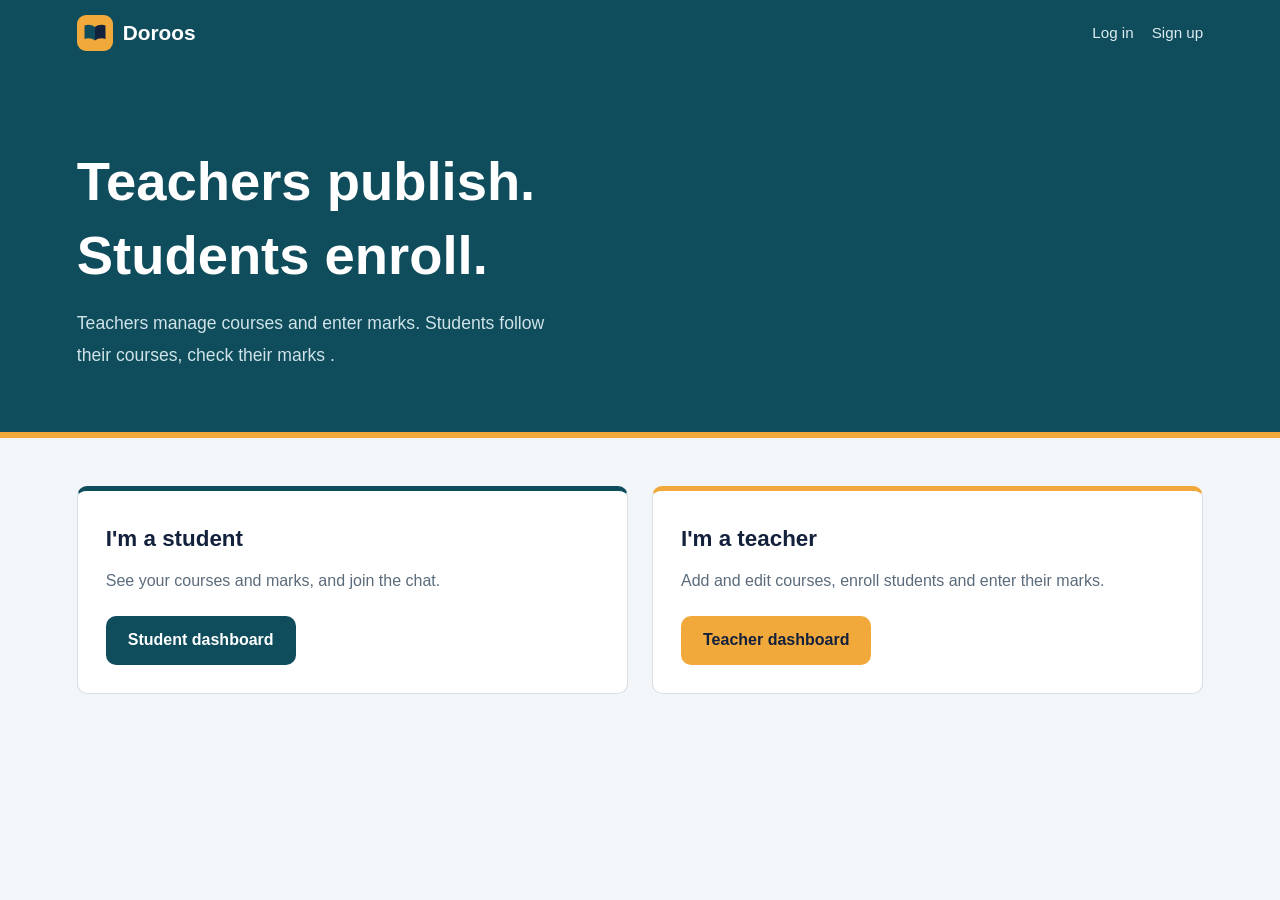
<file: index.html>
<!DOCTYPE html>
<html lang="en" dir="ltr">
<head>
<meta charset="UTF-8">
<meta name="viewport" content="width=device-width, initial-scale=1">
<title>Home | Doroos</title>
<link rel="icon" type="image/svg+xml" href="logo.svg">
<link rel="stylesheet" href="style.css">
</head>
<body>
<header class="topbar">
  <a class="logo" href="index.html"><img src="logo.svg" alt="" width="36" height="36"><span>Doroos</span></a>
  <nav><a href="login.html">Log in</a><a href="register.html">Sign up</a></nav>
</header>
<section class="hero">
  <h1>Teachers publish. Students enroll.</h1>
  <p>Teachers manage courses and enter marks. Students follow their courses, check their marks .</p>
</section>
<main class="roles">
  <section class="role-box student">
    <h2>I'm a student</h2>
    <p>See your courses and marks, and join the chat.</p>
    <a class="btn" href="login.html">Student dashboard</a>
  </section>
  <section class="role-box teacher">
    <h2>I'm a teacher</h2>
    <p>Add and edit courses, enroll students and enter their marks.</p>
    <a class="btn gold" href="login.html">Teacher dashboard</a>
  </section>
  
</main>
</body>
</html>
</file>
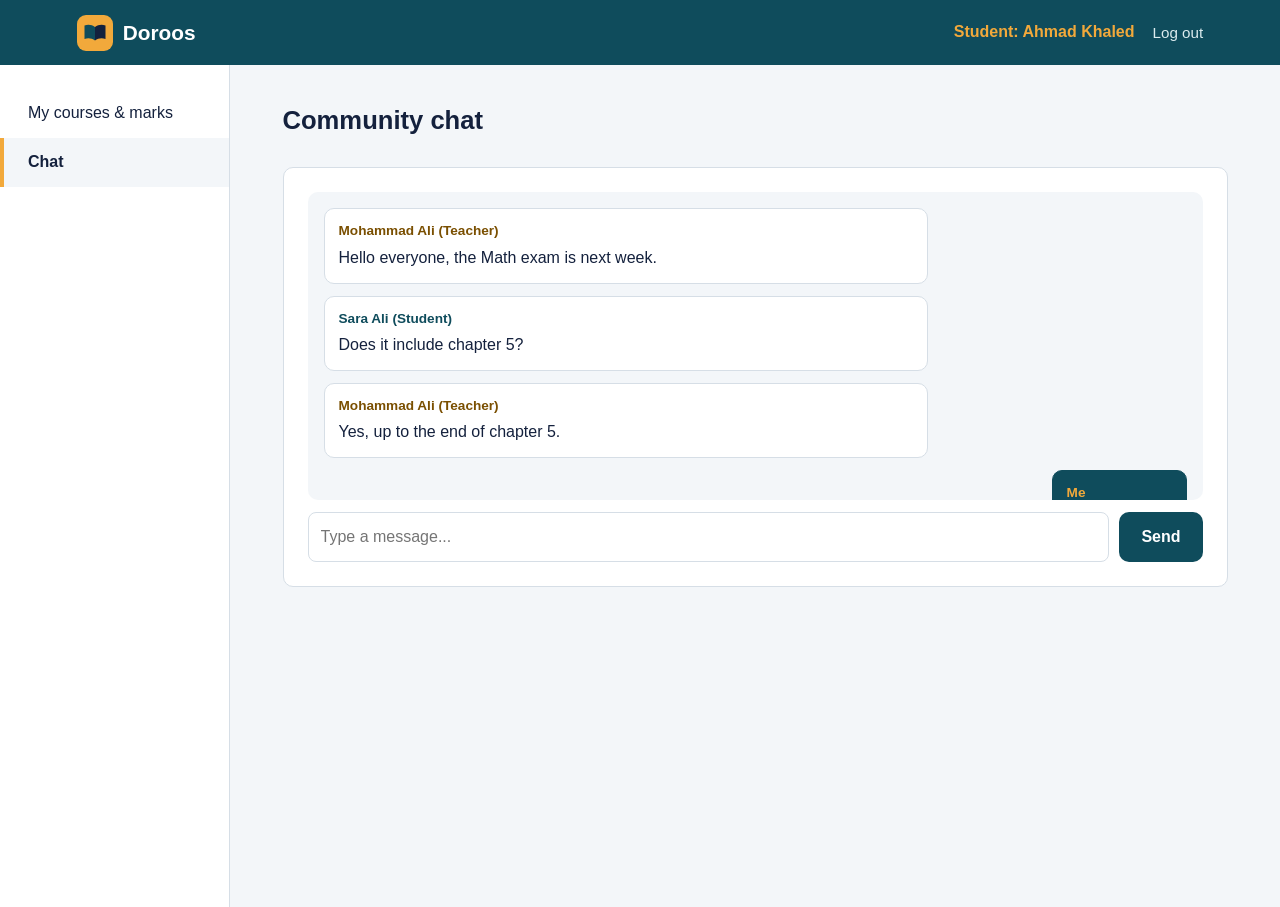
<file: chat-student.html>
<!DOCTYPE html>
<html lang="en" dir="ltr">
<head>
<meta charset="UTF-8">
<meta name="viewport" content="width=device-width, initial-scale=1">
<title>Chat | Doroos</title>
<link rel="icon" type="image/svg+xml" href="logo.svg">
<link rel="stylesheet" href="style.css">
</head>
<body>
<header class="topbar">
  <a class="logo" href="index.html"><img src="logo.svg" alt="" width="36" height="36"><span>Doroos</span></a>
  <nav><span class="who">Student: Ahmad Khaled</span><a href="index.html">Log out</a></nav>
</header>
<div class="layout">
  <aside class="sidebar">
    <a href="student-courses.html">My courses & marks</a>
    <a class="active" href="chat-student.html">Chat</a>
  </aside>
  <main class="content">
    <h1>Community chat</h1>
    <section class="panel chat">
      <div class="chat-log">
        <div class="msg teacher"><b>Mohammad Ali (Teacher)</b>Hello everyone, the Math exam is next week.</div>
        <div class="msg"><b>Sara Ali (Student)</b>Does it include chapter 5?</div>
        <div class="msg teacher"><b>Mohammad Ali (Teacher)</b>Yes, up to the end of chapter 5.</div>
        <div class="msg mine"><b>Me</b>Thank you, sir!</div>
      </div>
      <form class="chat-form" action="#" method="post">
        <label for="m" style="position:absolute;left:-9999px">Your message</label>
        <input id="m" name="message" type="text" placeholder="Type a message..." required>
        <button class="btn" type="submit">Send</button>
      </form>
    </section>
  </main>
</div>
</body>
</html>
</file>
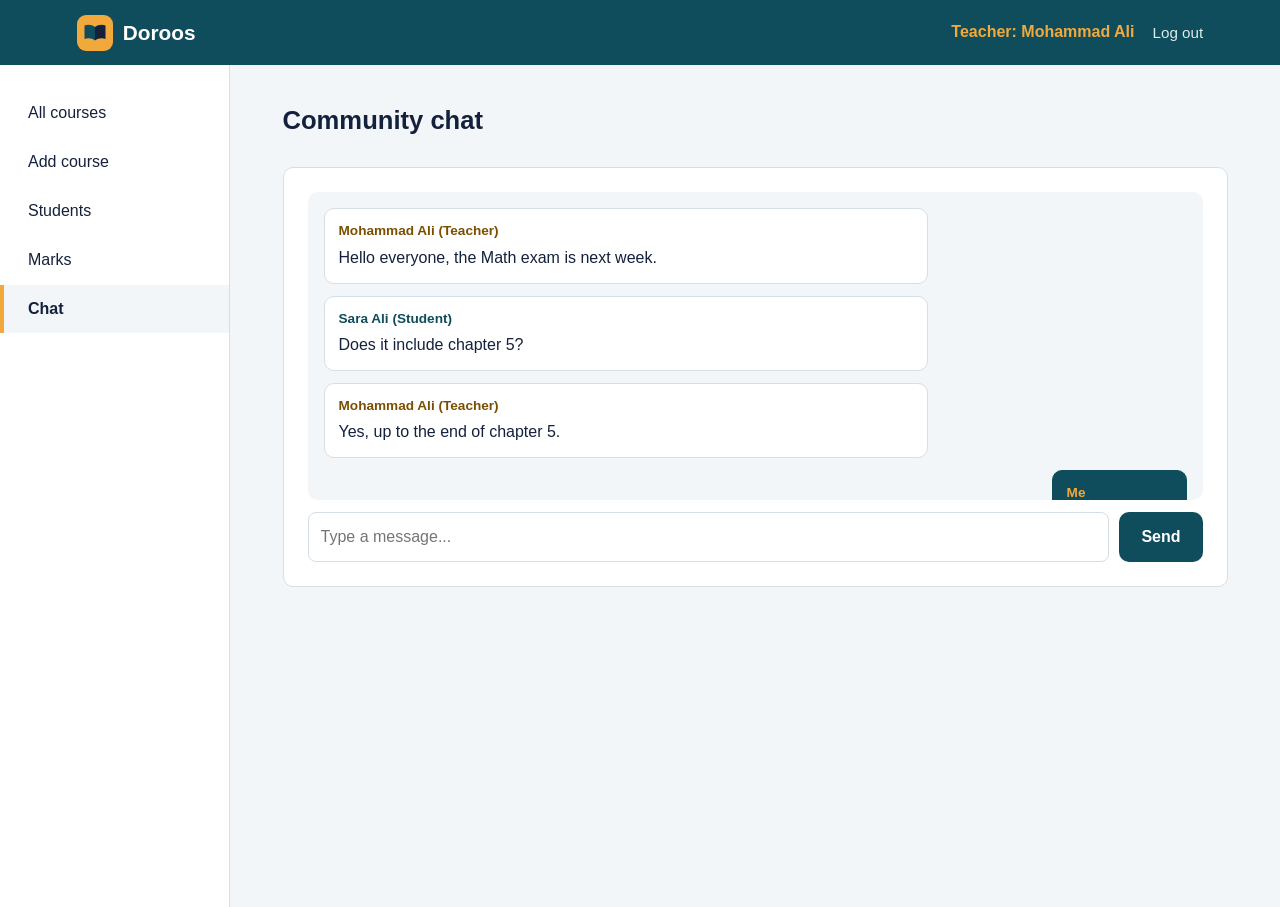
<file: chat-teacher.html>
<!DOCTYPE html>
<html lang="en" dir="ltr">
<head>
<meta charset="UTF-8">
<meta name="viewport" content="width=device-width, initial-scale=1">
<title>Chat | Doroos</title>
<link rel="icon" type="image/svg+xml" href="logo.svg">
<link rel="stylesheet" href="style.css">
</head>
<body>
<header class="topbar">
  <a class="logo" href="index.html"><img src="logo.svg" alt="" width="36" height="36"><span>Doroos</span></a>
  <nav><span class="who">Teacher: Mohammad Ali</span><a href="index.html">Log out</a></nav>
</header>
<div class="layout">
  <aside class="sidebar">
    <a href="teacher-courses.html">All courses</a>
    <a href="course-add.html">Add course</a>
    <a href="teacher-students.html">Students</a>
    <a href="teacher-marks.html">Marks</a>
    <a class="active" href="chat-teacher.html">Chat</a>
  </aside>
  <main class="content">
    <h1>Community chat</h1>
    <section class="panel chat">
      <div class="chat-log">
        <div class="msg teacher"><b>Mohammad Ali (Teacher)</b>Hello everyone, the Math exam is next week.</div>
        <div class="msg"><b>Sara Ali (Student)</b>Does it include chapter 5?</div>
        <div class="msg teacher"><b>Mohammad Ali (Teacher)</b>Yes, up to the end of chapter 5.</div>
        <div class="msg mine"><b>Me</b>Thank you, sir!</div>
      </div>
      <form class="chat-form" action="#" method="post">
        <label for="m" style="position:absolute;left:-9999px">Your message</label>
        <input id="m" name="message" type="text" placeholder="Type a message..." required>
        <button class="btn" type="submit">Send</button>
      </form>
    </section>
  </main>
</div>
</body>
</html>
</file>
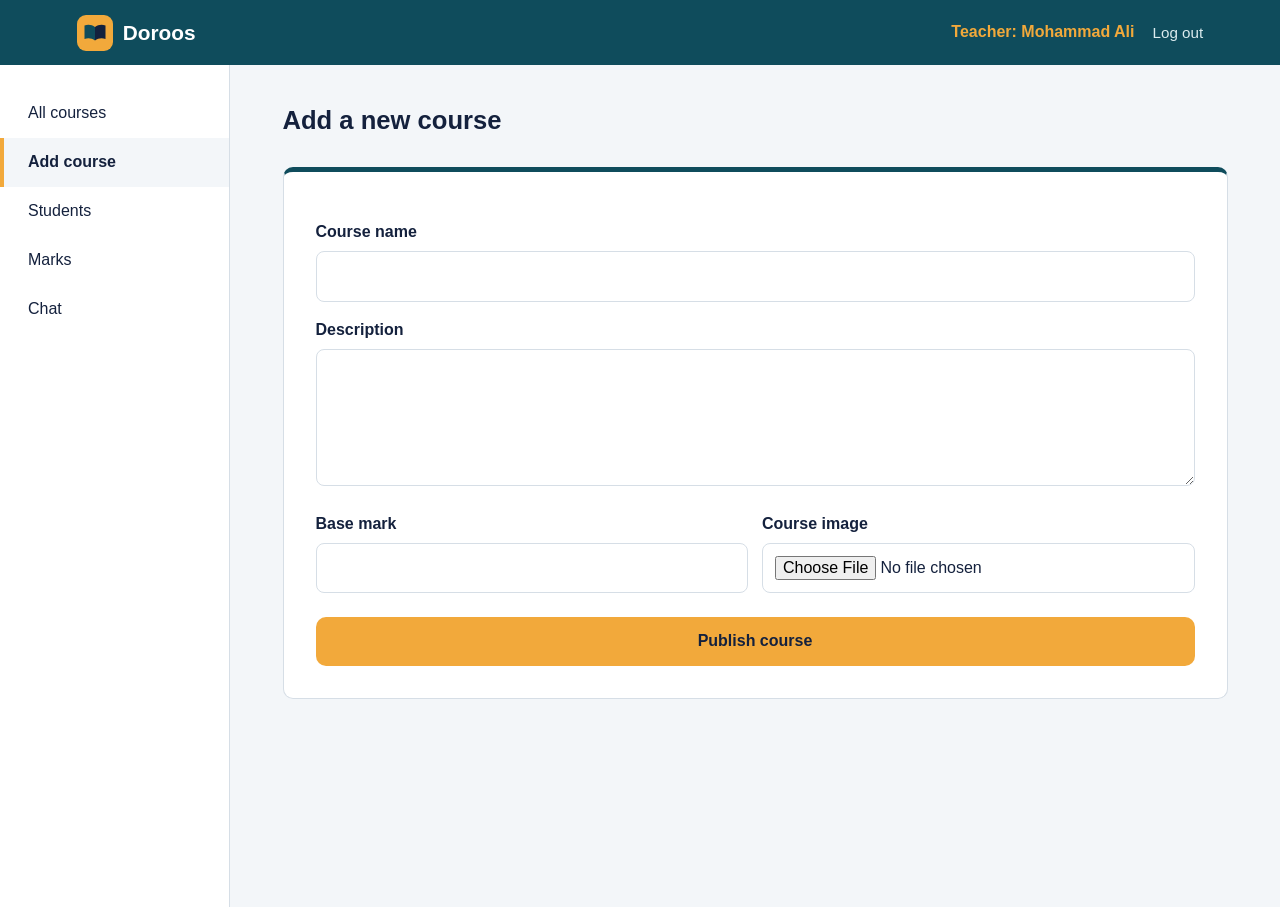
<file: course-add.html>
<!DOCTYPE html>
<html lang="en" dir="ltr">
<head>
<meta charset="UTF-8">
<meta name="viewport" content="width=device-width, initial-scale=1">
<title>Add course | Doroos</title>
<link rel="icon" type="image/svg+xml" href="logo.svg">
<link rel="stylesheet" href="style.css">
</head>
<body>
<header class="topbar">
  <a class="logo" href="index.html"><img src="logo.svg" alt="" width="36" height="36"><span>Doroos</span></a>
  <nav><span class="who">Teacher: Mohammad Ali</span><a href="index.html">Log out</a></nav>
</header>
<div class="layout">
  <aside class="sidebar">
    <a href="teacher-courses.html">All courses</a>
    <a class="active" href="course-add.html">Add course</a>
    <a href="teacher-students.html">Students</a>
    <a href="teacher-marks.html">Marks</a>
    <a href="chat-teacher.html">Chat</a>
  </aside>
  <main class="content">
    <h1>Add a new course</h1>
    <form class="card-form" action="#" method="post" enctype="multipart/form-data" style="max-width:none">
      <label for="cname">Course name</label>
      <input id="cname" name="name" type="text" value="" required>
      <label for="cdesc">Description</label>
      <textarea id="cdesc" name="description" rows="4"></textarea>
      <div class="row">
        <div><label for="cmark">Base mark</label><input id="cmark" name="base_mark" type="number" min="0" max="100" value="" required></div>
        <div><label for="cimg">Course image</label><input id="cimg" name="image" type="file" accept="image/*"></div>
      </div>
      <button class="btn gold full" type="submit">Publish course</button>
    </form>
  </main>
</div>
</body>
</html>
</file>
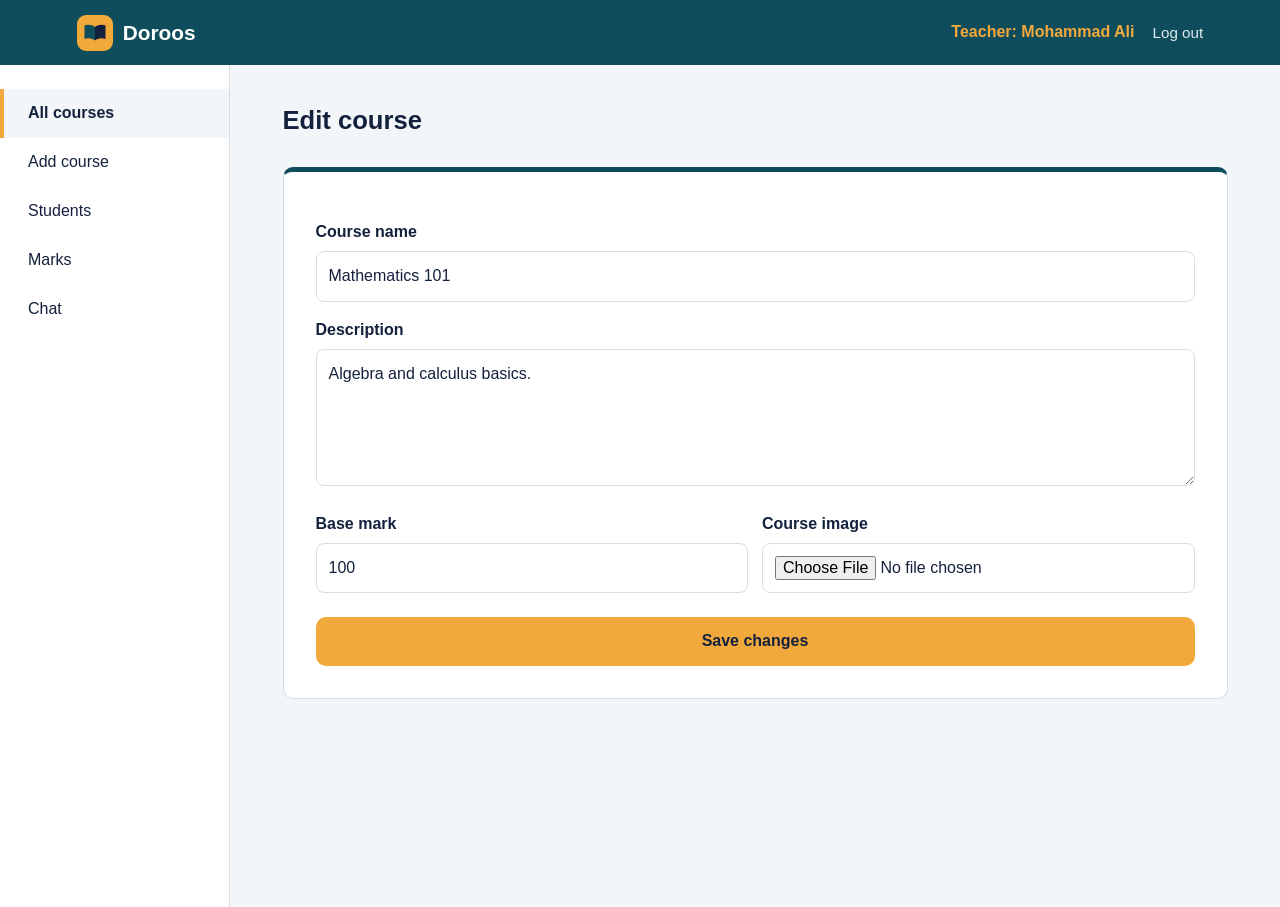
<file: course-edit.html>
<!DOCTYPE html>
<html lang="en" dir="ltr">
<head>
<meta charset="UTF-8">
<meta name="viewport" content="width=device-width, initial-scale=1">
<title>Edit course | Doroos</title>
<link rel="icon" type="image/svg+xml" href="logo.svg">
<link rel="stylesheet" href="style.css">
</head>
<body>
<header class="topbar">
  <a class="logo" href="index.html"><img src="logo.svg" alt="" width="36" height="36"><span>Doroos</span></a>
  <nav><span class="who">Teacher: Mohammad Ali</span><a href="index.html">Log out</a></nav>
</header>
<div class="layout">
  <aside class="sidebar">
    <a class="active" href="teacher-courses.html">All courses</a>
    <a href="course-add.html">Add course</a>
    <a href="teacher-students.html">Students</a>
    <a href="teacher-marks.html">Marks</a>
    <a href="chat-teacher.html">Chat</a>
  </aside>
  <main class="content">
    <h1>Edit course</h1>
    <form class="card-form" action="#" method="post" enctype="multipart/form-data" style="max-width:none">
      <label for="cname">Course name</label>
      <input id="cname" name="name" type="text" value="Mathematics 101" required>
      <label for="cdesc">Description</label>
      <textarea id="cdesc" name="description" rows="4">Algebra and calculus basics.</textarea>
      <div class="row">
        <div><label for="cmark">Base mark</label><input id="cmark" name="base_mark" type="number" min="0" max="100" value="100" required></div>
        <div><label for="cimg">Course image</label><input id="cimg" name="image" type="file" accept="image/*"></div>
      </div>
      <button class="btn gold full" type="submit">Save changes</button>
    </form>
  </main>
</div>
</body>
</html>
</file>
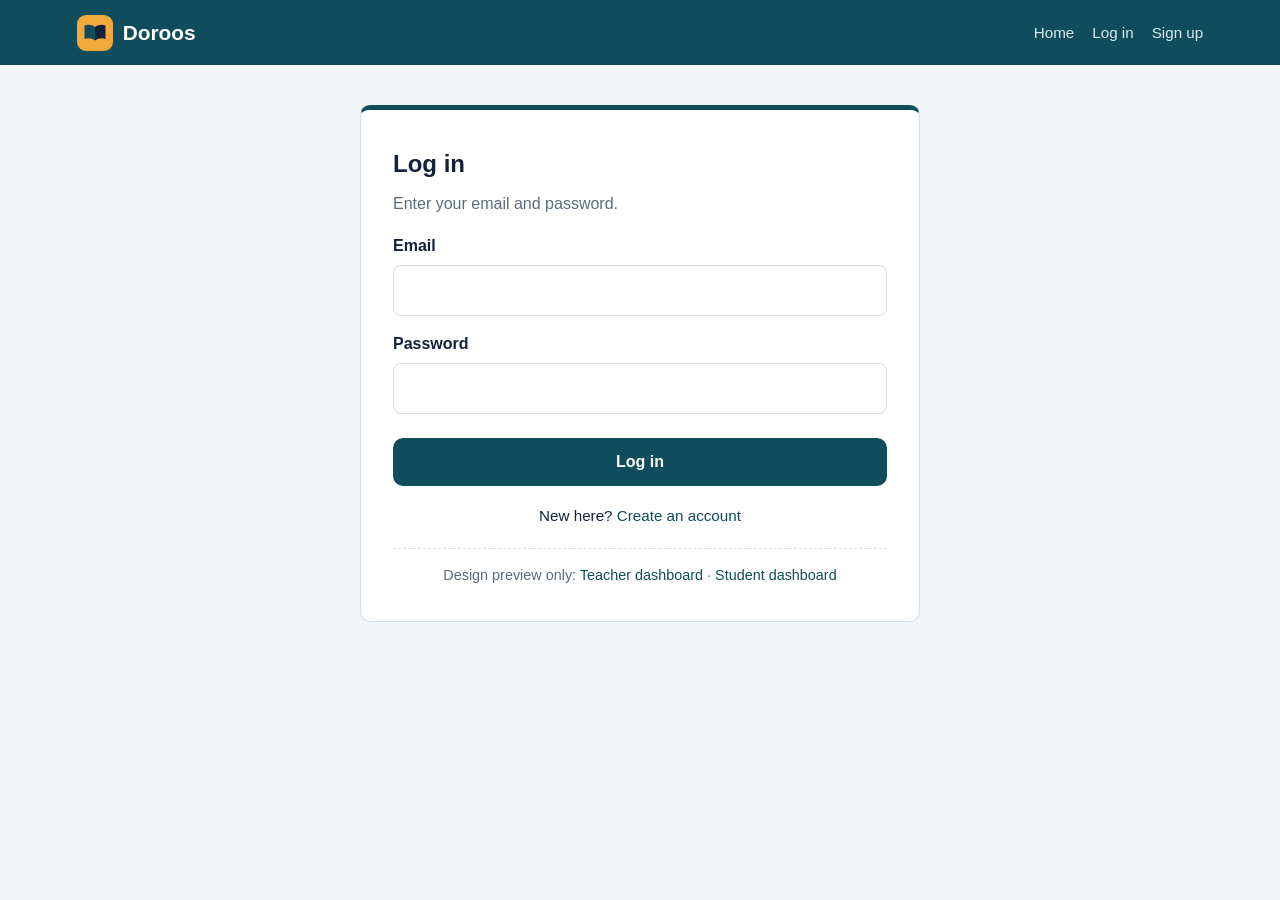
<file: login.html>
<!DOCTYPE html>
<html lang="en" dir="ltr">
<head>
<meta charset="UTF-8">
<meta name="viewport" content="width=device-width, initial-scale=1">
<title>Log in | Doroos</title>
<link rel="icon" type="image/svg+xml" href="logo.svg">
<link rel="stylesheet" href="style.css">
</head>
<body>
<header class="topbar">
  <a class="logo" href="index.html"><img src="logo.svg" alt="" width="36" height="36"><span>Doroos</span></a>
  <nav><a href="index.html">Home</a><a href="login.html">Log in</a><a href="register.html">Sign up</a></nav>
</header>
<main class="auth-wrap">
  <form class="card-form" action="#" method="post">
    <h1>Log in</h1>
    <p class="sub">Enter your email and password.</p>

    <label for="email">Email</label>
    <input id="email" name="email" type="email" required>

    <label for="pass">Password</label>
    <input id="pass" name="password" type="password" required>

    <button class="btn full" type="submit">Log in</button>
    <p class="switch">New here? <a href="register.html">Create an account</a></p>
    <p class="preview-links">Design preview only:
      <a href="teacher-courses.html">Teacher dashboard</a> ·
      <a href="student-courses.html">Student dashboard</a></p>
  </form>
</main>
</body>
</html>
</file>
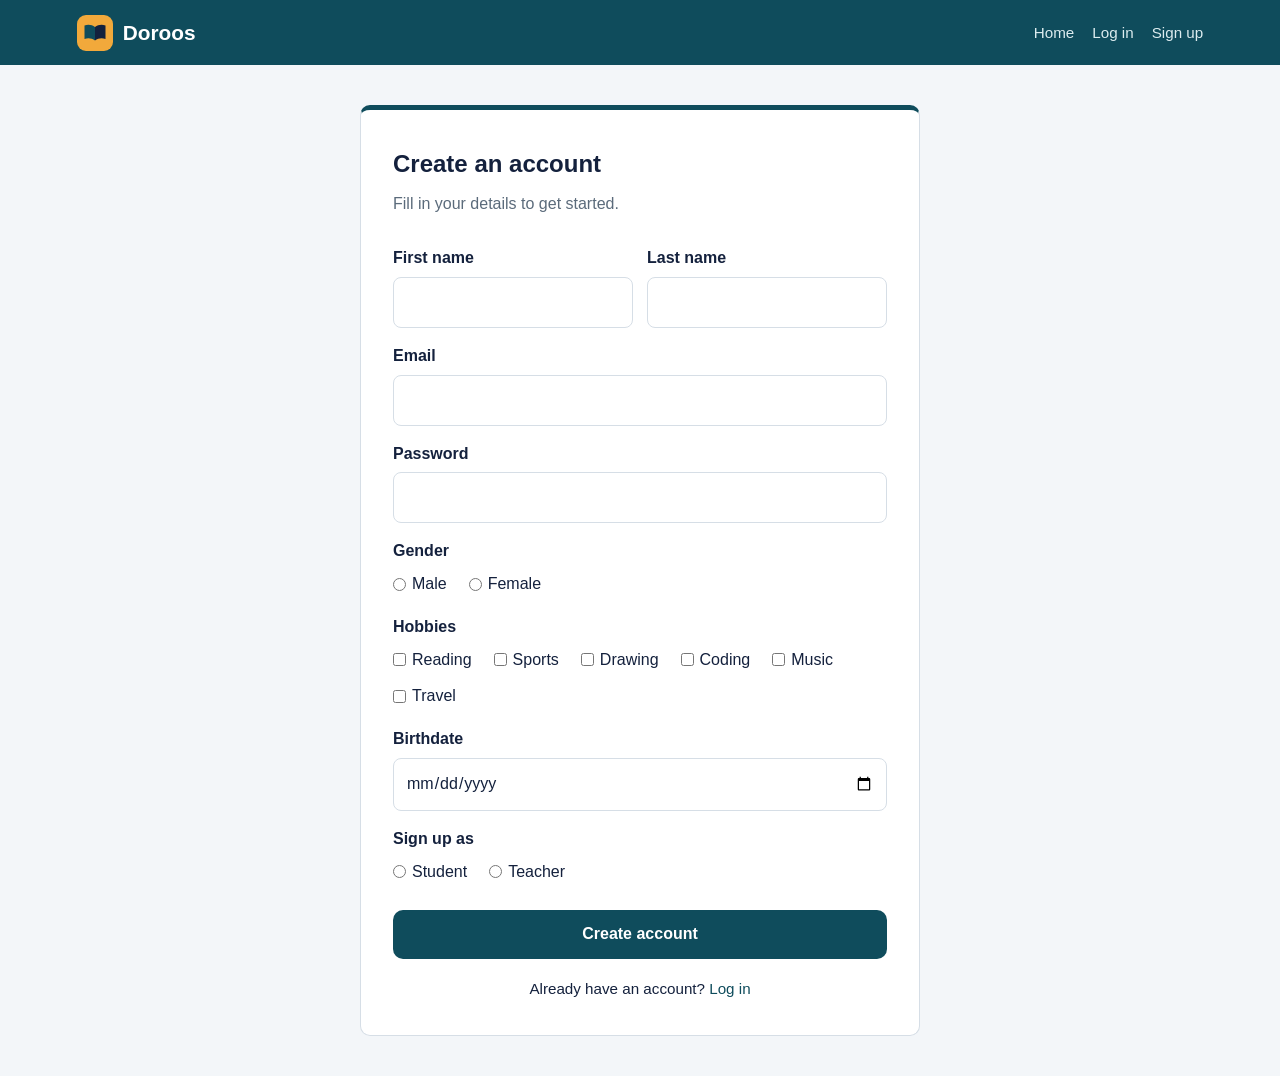
<file: register student.html>
<!DOCTYPE html>
<html lang="en" dir="ltr">
<head>
<meta charset="UTF-8">
<meta name="viewport" content="width=device-width, initial-scale=1">
<title>Sign up | Doroos</title>
<link rel="icon" type="image/svg+xml" href="logo.svg">
<link rel="stylesheet" href="style.css">
</head>
<body>
<header class="topbar">
  <a class="logo" href="index.html"><img src="logo.svg" alt="" width="36" height="36"><span>Doroos</span></a>
  <nav><a href="index.html">Home</a><a href="login.html">Log in</a><a href="register.html">Sign up</a></nav>
</header>
<main class="auth-wrap">
  <form class="card-form" action="#" method="post">
    <h1>Create an account</h1>
    <p class="sub">Fill in your details to get started.</p>

    <div class="row">
      <div><label for="first">First name</label><input id="first" name="first_name" type="text" required></div>
      <div><label for="last">Last name</label><input id="last" name="last_name" type="text" required></div>
    </div>

    <label for="email">Email</label>
    <input id="email" name="email" type="email" required>

    <label for="pass">Password</label>
    <input id="pass" name="password" type="password" minlength="6" required>

    <span class="group-title">Gender</span>
    <div class="choices">
      <label><input type="radio" name="gender" value="male" required> Male</label>
      <label><input type="radio" name="gender" value="female"> Female</label>
    </div>

    <span class="group-title">Hobbies</span>
    <div class="choices">
      <label><input type="checkbox" name="hobbies[]" value="reading"> Reading</label>
      <label><input type="checkbox" name="hobbies[]" value="sports"> Sports</label>
      <label><input type="checkbox" name="hobbies[]" value="drawing"> Drawing</label>
      <label><input type="checkbox" name="hobbies[]" value="coding"> Coding</label>
      <label><input type="checkbox" name="hobbies[]" value="music"> Music</label>
      <label><input type="checkbox" name="hobbies[]" value="travel"> Travel</label>
    </div>

    <label for="birth">Birthdate</label>
    <input id="birth" name="birthdate" type="date" required>

    <span class="group-title">Sign up as</span>
    <div class="choices">
      <label><input type="radio" name="role" value="student" required> Student</label>
      <label><input type="radio" name="role" value="teacher"> Teacher</label>
  
    </div>

    <button class="btn full" type="submit"  >Create account </button> 
    
    <p class="switch">Already have an account? <a href="login.html">Log in</a></p>
  </form>
</main>
</body>
</html>
</file>
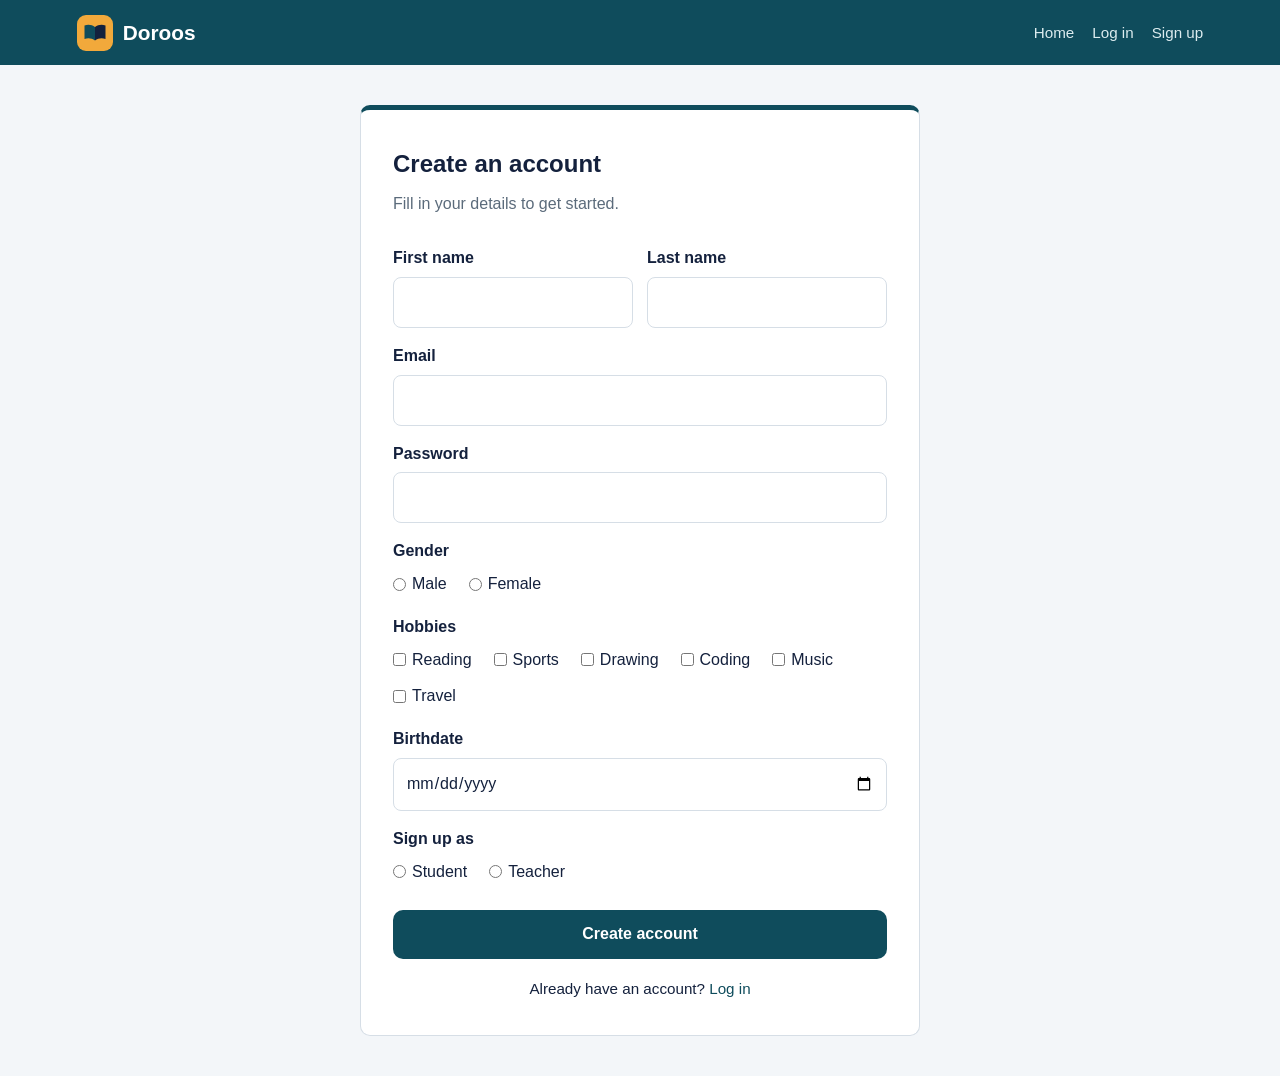
<file: register.html>
<!DOCTYPE html>
<html lang="en" dir="ltr">
<head>
<meta charset="UTF-8">
<meta name="viewport" content="width=device-width, initial-scale=1">
<title>Sign up | Doroos</title>
<link rel="icon" type="image/svg+xml" href="logo.svg">
<link rel="stylesheet" href="style.css">
</head>
<body>
<header class="topbar">
  <a class="logo" href="index.html"><img src="logo.svg" alt="" width="36" height="36"><span>Doroos</span></a>
  <nav><a href="index.html">Home</a><a href="login.html">Log in</a><a href="register.html">Sign up</a></nav>
</header>
<main class="auth-wrap">
  <form class="card-form" action="#" method="post">
    <h1>Create an account</h1>
    <p class="sub">Fill in your details to get started.</p>

    <div class="row">
      <div><label for="first">First name</label><input id="first" name="first_name" type="text" required></div>
      <div><label for="last">Last name</label><input id="last" name="last_name" type="text" required></div>
    </div>

    <label for="email">Email</label>
    <input id="email" name="email" type="email" required>

    <label for="pass">Password</label>
    <input id="pass" name="password" type="password" minlength="6" required>

    <span class="group-title">Gender</span>
    <div class="choices">
      <label><input type="radio" name="gender" value="male" required> Male</label>
      <label><input type="radio" name="gender" value="female"> Female</label>
    </div>

    <span class="group-title">Hobbies</span>
    <div class="choices">
      <label><input type="checkbox" name="hobbies[]" value="reading"> Reading</label>
      <label><input type="checkbox" name="hobbies[]" value="sports"> Sports</label>
      <label><input type="checkbox" name="hobbies[]" value="drawing"> Drawing</label>
      <label><input type="checkbox" name="hobbies[]" value="coding"> Coding</label>
      <label><input type="checkbox" name="hobbies[]" value="music"> Music</label>
      <label><input type="checkbox" name="hobbies[]" value="travel"> Travel</label>
    </div>

    <label for="birth">Birthdate</label>
    <input id="birth" name="birthdate" type="date" required>

    <span class="group-title">Sign up as</span>
    <div class="choices">
      <label><input type="radio" name="role" value="student" required> Student</label>
      <label><input type="radio" name="role" value="teacher"> Teacher</label>
  
    </div>


    <button class="btn full" type="submit"  >Create account</button> 
     <script>
  document.getElementById('loginForm').addEventListener('submit', function (e) {
    e.preventDefault();
    var role = document.querySelector('input[name="role"]:checked').value;
    window.location.href = (role === 'teacher') ? 'teacher-courses.html' : 'student-courses.html';
  });
</script>
    <p class="switch">Already have an account? <a href="login.html">Log in</a></p>
  </form>
</main>
</body>
</html>
</file>
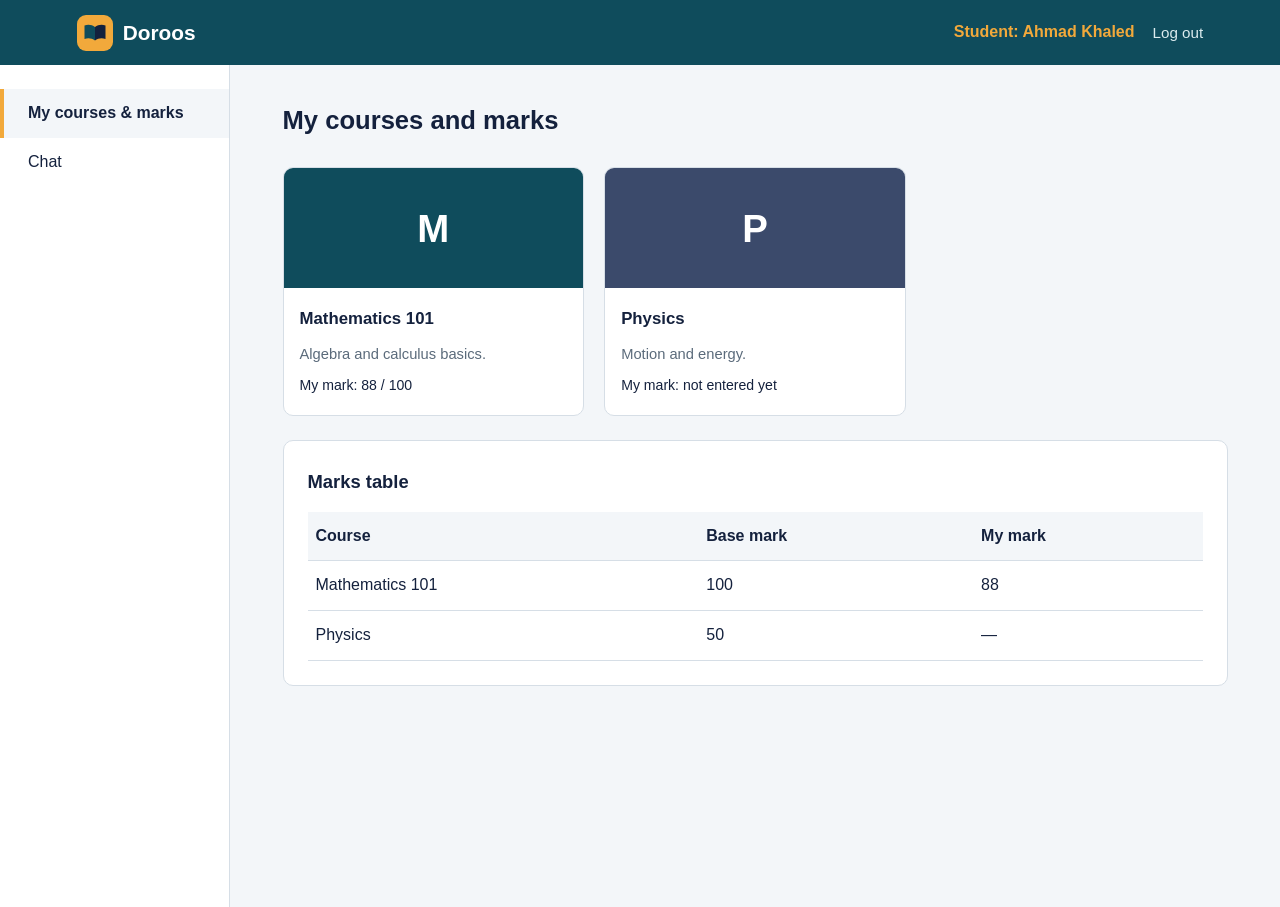
<file: student-courses.html>
<!DOCTYPE html>
<html lang="en" dir="ltr">
<head>
<meta charset="UTF-8">
<meta name="viewport" content="width=device-width, initial-scale=1">
<title>My courses | Doroos</title>
<link rel="icon" type="image/svg+xml" href="logo.svg">
<link rel="stylesheet" href="style.css">
</head>
<body>
<header class="topbar">
  <a class="logo" href="index.html"><img src="logo.svg" alt="" width="36" height="36"><span>Doroos</span></a>
  <nav><span class="who">Student: Ahmad Khaled</span><a href="index.html">Log out</a></nav>
</header>
<div class="layout">
  <aside class="sidebar">
    <a class="active" href="student-courses.html">My courses & marks</a>
    <a href="chat-student.html">Chat</a>
  </aside>
  <main class="content">
    <h1>My courses and marks</h1>
    <div class="grid">
      <article class="course-card"><div class="course-img">M</div>
        <div class="course-body"><h3>Mathematics 101</h3><p>Algebra and calculus basics.</p><span class="meta">My mark: 88 / 100</span></div></article>
      <article class="course-card"><div class="course-img c3">P</div>
        <div class="course-body"><h3>Physics</h3><p>Motion and energy.</p><span class="meta">My mark: not entered yet</span></div></article>
    </div>
    <section class="panel">
      <h2>Marks table</h2>
      <div class="table-wrap"><table>
        <thead><tr><th>Course</th><th>Base mark</th><th>My mark</th></tr></thead>
        <tbody>
          <tr><td>Mathematics 101</td><td>100</td><td>88</td></tr>
          <tr><td>Physics</td><td>50</td><td>—</td></tr>
        </tbody>
      </table></div>
    </section>
  </main>
</div>
</body>
</html>
</file>
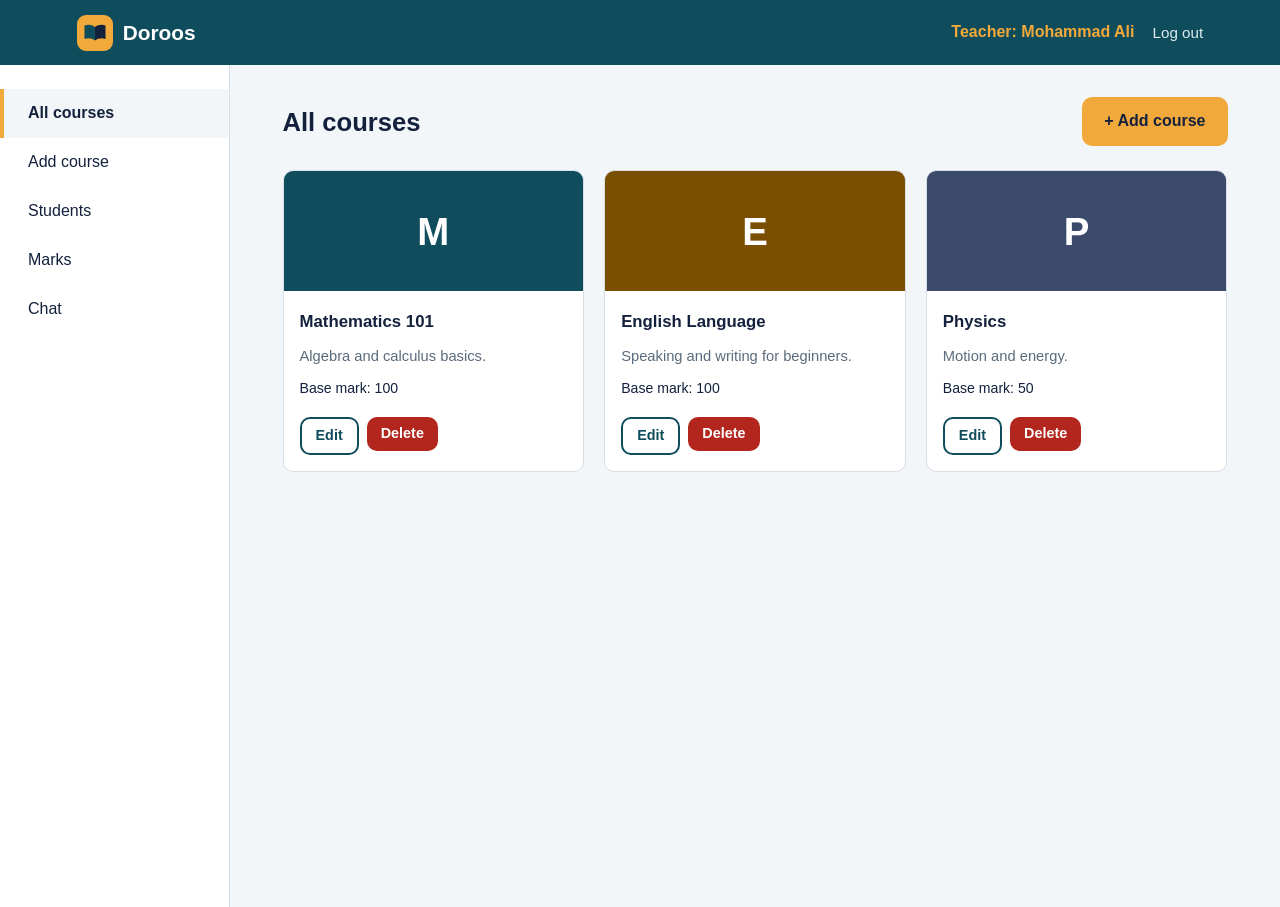
<file: teacher-courses.html>
<!DOCTYPE html>
<html lang="en" dir="ltr">
<head>
<meta charset="UTF-8">
<meta name="viewport" content="width=device-width, initial-scale=1">
<title>All courses | Doroos</title>
<link rel="icon" type="image/svg+xml" href="logo.svg">
<link rel="stylesheet" href="style.css">
</head>
<body>
<header class="topbar">
  <a class="logo" href="index.html"><img src="logo.svg" alt="" width="36" height="36"><span>Doroos</span></a>
  <nav><span class="who">Teacher: Mohammad Ali</span><a href="index.html">Log out</a></nav>
</header>
<div class="layout">
  <aside class="sidebar">
    <a class="active" href="teacher-courses.html">All courses</a>
    <a href="course-add.html">Add course</a>
    <a href="teacher-students.html">Students</a>
    <a href="teacher-marks.html">Marks</a>
    <a href="chat-teacher.html">Chat</a>
  </aside>
  <main class="content">
    <div class="head-row"><h1>All courses</h1><a class="btn gold" href="course-add.html">+ Add course</a></div>
    <div class="grid">
      <article class="course-card">
        <div class="course-img ">M</div>
        <div class="course-body"><h3>Mathematics 101</h3><p>Algebra and calculus basics.</p><span class="meta">Base mark: 100</span></div>
        <div class="course-actions"><a class="btn small alt" href="course-edit.html">Edit</a>
          <form action="#" method="post"><button class="btn small danger" type="submit">Delete</button></form></div>
      </article>
      <article class="course-card">
        <div class="course-img c2">E</div>
        <div class="course-body"><h3>English Language</h3><p>Speaking and writing for beginners.</p><span class="meta">Base mark: 100</span></div>
        <div class="course-actions"><a class="btn small alt" href="course-edit.html">Edit</a>
          <form action="#" method="post"><button class="btn small danger" type="submit">Delete</button></form></div>
      </article>
      <article class="course-card">
        <div class="course-img c3">P</div>
        <div class="course-body"><h3>Physics</h3><p>Motion and energy.</p><span class="meta">Base mark: 50</span></div>
        <div class="course-actions"><a class="btn small alt" href="course-edit.html">Edit</a>
          <form action="#" method="post"><button class="btn small danger" type="submit">Delete</button></form></div>
      </article>
    </div>
  </main>
</div>
</body>
</html>
</file>
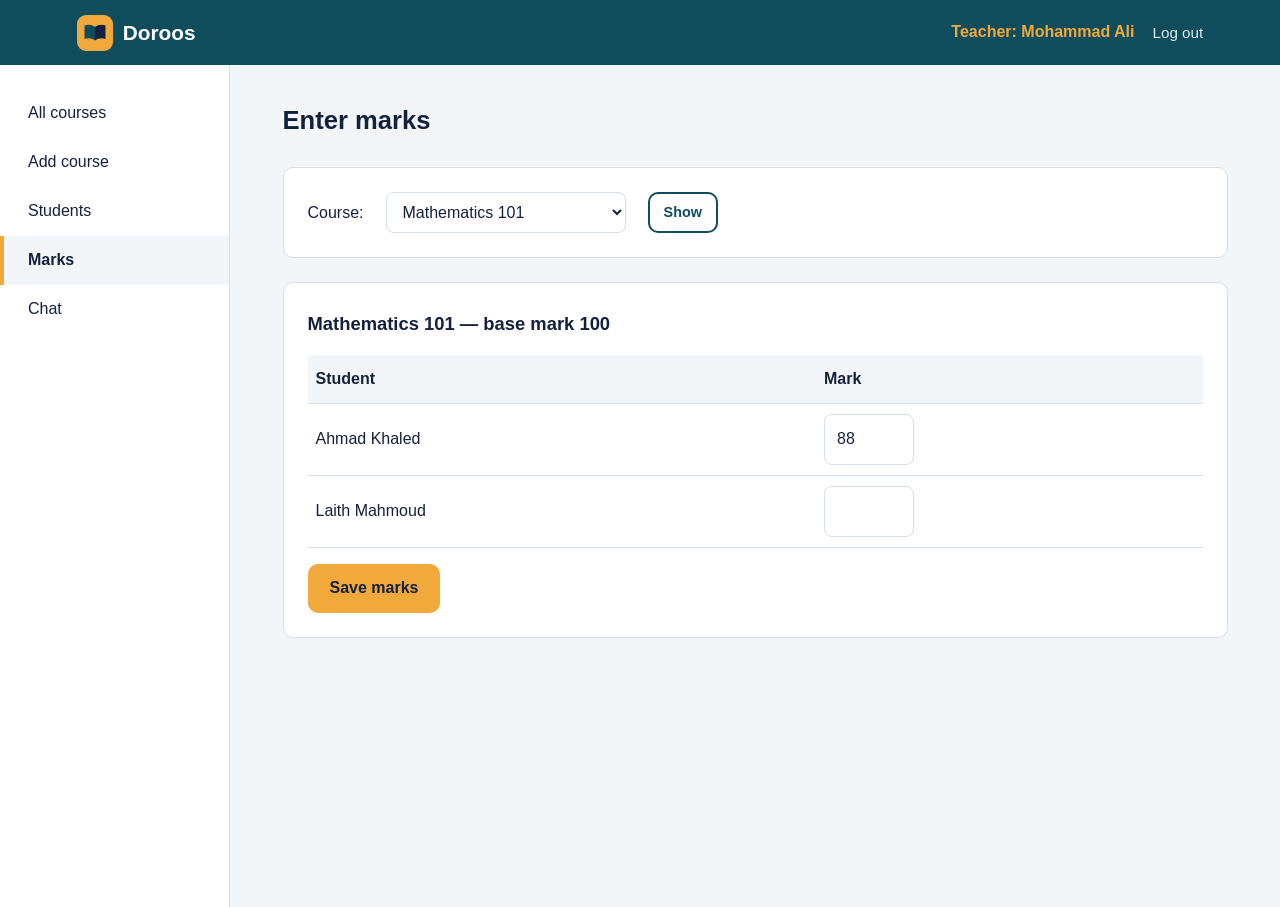
<file: teacher-marks.html>
<!DOCTYPE html>
<html lang="en" dir="ltr">
<head>
<meta charset="UTF-8">
<meta name="viewport" content="width=device-width, initial-scale=1">
<title>Marks | Doroos</title>
<link rel="icon" type="image/svg+xml" href="logo.svg">
<link rel="stylesheet" href="style.css">
</head>
<body>
<header class="topbar">
  <a class="logo" href="index.html"><img src="logo.svg" alt="" width="36" height="36"><span>Doroos</span></a>
  <nav><span class="who">Teacher: Mohammad Ali</span><a href="index.html">Log out</a></nav>
</header>
<div class="layout">
  <aside class="sidebar">
    <a href="teacher-courses.html">All courses</a>
    <a href="course-add.html">Add course</a>
    <a href="teacher-students.html">Students</a>
    <a class="active" href="teacher-marks.html">Marks</a>
    <a href="chat-teacher.html">Chat</a>
  </aside>
  <main class="content">
    <h1>Enter marks</h1>
    <section class="panel">
      <form action="#" method="get" class="choices">
        <label for="pick">Course:</label>
        <select id="pick" name="course" style="max-width:240px"><option>Mathematics 101</option><option>English Language</option><option>Physics</option></select>
        <button class="btn small alt" type="submit">Show</button>
      </form>
    </section>
    <section class="panel">
      <h2>Mathematics 101 — base mark 100</h2>
      <form action="#" method="post">
        <div class="table-wrap"><table>
          <thead><tr><th>Student</th><th>Mark</th></tr></thead>
          <tbody>
            <tr><td>Ahmad Khaled</td><td><input type="number" name="mark[1]" min="0" max="100" value="88" aria-label="Ahmad's mark"></td></tr>
            <tr><td>Laith Mahmoud</td><td><input type="number" name="mark[3]" min="0" max="100" aria-label="Laith's mark"></td></tr>
          </tbody>
        </table></div>
        <button class="btn gold" type="submit" style="margin-top:16px">Save marks</button>
      </form>
    </section>
  </main>
</div>
</body>
</html>
</file>
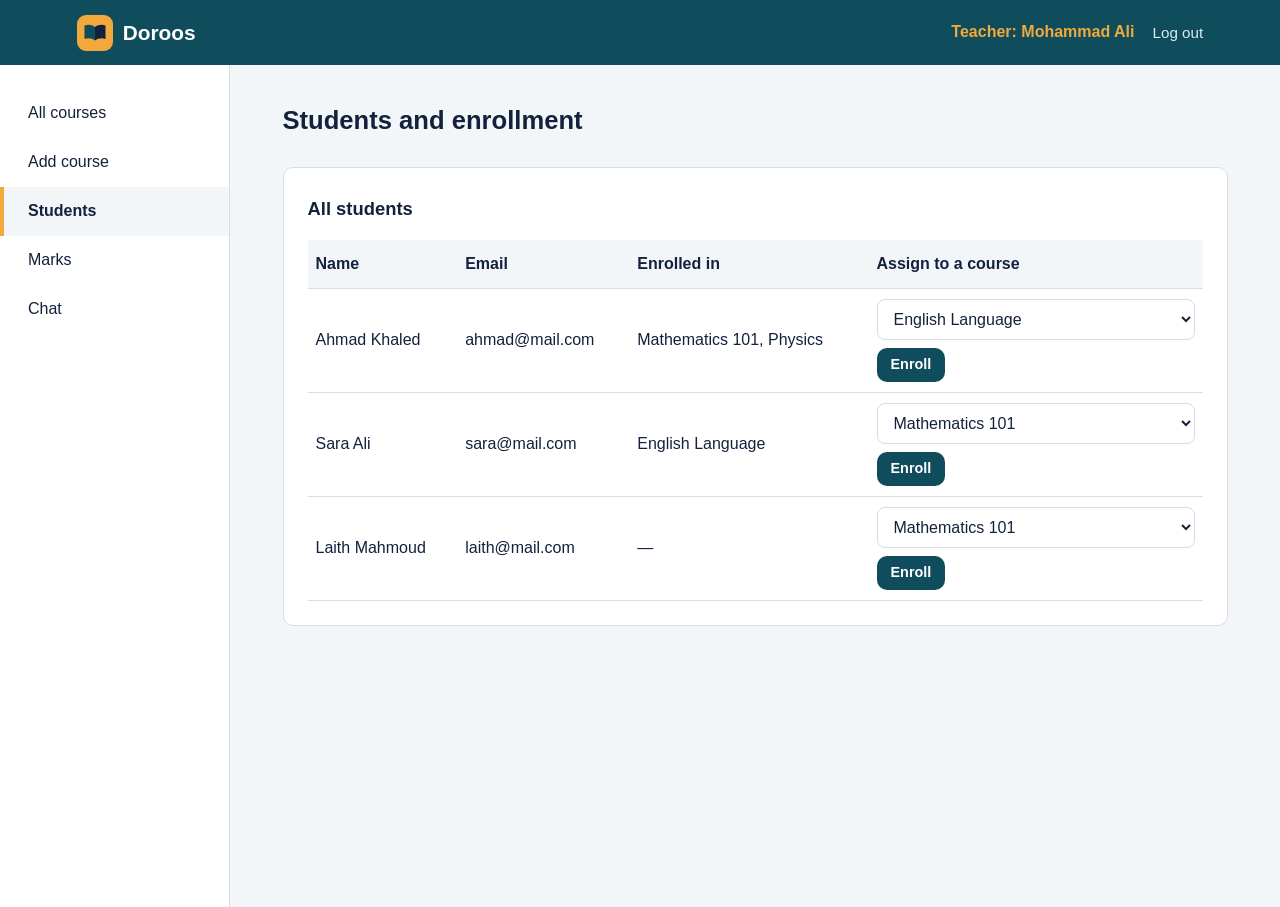
<file: teacher-students.html>
<!DOCTYPE html>
<html lang="en" dir="ltr">
<head>
<meta charset="UTF-8">
<meta name="viewport" content="width=device-width, initial-scale=1">
<title>Students | Doroos</title>
<link rel="icon" type="image/svg+xml" href="logo.svg">
<link rel="stylesheet" href="style.css">
</head>
<body>
<header class="topbar">
  <a class="logo" href="index.html"><img src="logo.svg" alt="" width="36" height="36"><span>Doroos</span></a>
  <nav><span class="who">Teacher: Mohammad Ali</span><a href="index.html">Log out</a></nav>
</header>
<div class="layout">
  <aside class="sidebar">
    <a href="teacher-courses.html">All courses</a>
    <a href="course-add.html">Add course</a>
    <a class="active" href="teacher-students.html">Students</a>
    <a href="teacher-marks.html">Marks</a>
    <a href="chat-teacher.html">Chat</a>
  </aside>
  <main class="content">
    <h1>Students and enrollment</h1>
    <section class="panel">
      <h2>All students</h2>
      <div class="table-wrap"><table>
        <thead><tr><th>Name</th><th>Email</th><th>Enrolled in</th><th>Assign to a course</th></tr></thead>
        <tbody>
          <tr><td>Ahmad Khaled</td><td>ahmad@mail.com</td><td>Mathematics 101, Physics</td>
            <td><form action="#" method="post" class="choices"><select name="course" aria-label="Course"><option>English Language</option></select><button class="btn small" type="submit">Enroll</button></form></td></tr>
          <tr><td>Sara Ali</td><td>sara@mail.com</td><td>English Language</td>
            <td><form action="#" method="post" class="choices"><select name="course" aria-label="Course"><option>Mathematics 101</option><option>Physics</option></select><button class="btn small" type="submit">Enroll</button></form></td></tr>
          <tr><td>Laith Mahmoud</td><td>laith@mail.com</td><td>—</td>
            <td><form action="#" method="post" class="choices"><select name="course" aria-label="Course"><option>Mathematics 101</option><option>English Language</option><option>Physics</option></select><button class="btn small" type="submit">Enroll</button></form></td></tr>
        </tbody>
      </table></div>
    </section>
  </main>
</div>
</body>
</html>
</file>
<file: style.css>
:root{
  --ink:#14213d; --teal:#0f4c5c; --teal-dark:#0a3540; --saffron:#f2a93b;
  --paper:#f3f6f9; --white:#fff; --line:#d6dee6; --muted:#5b6b7b;
  --ok:#1f7a4d; --err:#b3261e; --radius:10px;
}
*{box-sizing:border-box;margin:0;padding:0}
body{font-family:"IBM Plex Sans","Segoe UI",sans-serif;background:var(--paper);color:var(--ink);line-height:1.8;min-height:100vh}
a{color:var(--teal);text-decoration:none}
a:hover{text-decoration:underline}
:focus-visible{outline:3px solid var(--saffron);outline-offset:2px}

.topbar{display:flex;align-items:center;justify-content:space-between;padding:14px 6%;background:var(--teal);color:var(--white)}
.topbar .logo{display:flex;align-items:center;gap:10px;font-size:1.3rem;font-weight:700;color:var(--white)}
.topbar .logo img{width:36px;height:36px;display:block}
.topbar .logo:hover{text-decoration:none}
.topbar nav{display:flex;gap:18px;align-items:center}
.topbar nav a{color:#dcecef;font-size:.95rem}
.topbar .who{color:var(--saffron);font-weight:600}

.hero{padding:80px 6% 60px;background:var(--teal);color:var(--white);border-bottom:6px solid var(--saffron)}
.hero h1{font-size:clamp(2rem,5vw,3.4rem);line-height:1.35;max-width:16ch}
.hero p{margin-top:16px;max-width:48ch;color:#cfe3e8;font-size:1.1rem}
.roles{display:grid;grid-template-columns:repeat(auto-fit,minmax(280px,1fr));gap:24px;padding:48px 6%}
.role-box{background:var(--white);border:1px solid var(--line);border-radius:var(--radius);padding:28px}
.role-box h2{font-size:1.4rem;margin-bottom:8px}
.role-box p{color:var(--muted);margin-bottom:20px}
.role-box.teacher{border-top:5px solid var(--saffron)}
.role-box.student{border-top:5px solid var(--teal)}

.btn{display:inline-block;border:0;cursor:pointer;padding:10px 22px;border-radius:var(--radius);font:inherit;font-weight:600;background:var(--teal);color:var(--white)}
.btn:hover{background:var(--teal-dark);text-decoration:none}
.btn.alt{background:transparent;color:var(--teal);border:2px solid var(--teal)}
.btn.alt:hover{background:var(--teal);color:var(--white)}
.btn.gold{background:var(--saffron);color:var(--ink)}
.btn.danger{background:var(--err)}
.btn.small{padding:4px 14px;font-size:.9rem}

.auth-wrap{display:flex;justify-content:center;padding:40px 5%}
.card-form{width:100%;max-width:560px;background:var(--white);border:1px solid var(--line);border-radius:var(--radius);padding:32px;border-top:5px solid var(--teal)}
.card-form h1{font-size:1.5rem;margin-bottom:4px}
.card-form .sub{color:var(--muted);margin-bottom:12px}
label,.group-title{display:block;font-weight:600;margin:14px 0 4px}
input[type=text],input[type=email],input[type=password],input[type=number],input[type=date],input[type=file],textarea,select{
  width:100%;padding:10px 12px;font:inherit;border:1px solid var(--line);border-radius:8px;background:var(--white);color:var(--ink)}
input:focus,textarea:focus,select:focus{border-color:var(--teal)}
.row{display:grid;grid-template-columns:1fr 1fr;gap:14px}
.choices{display:flex;flex-wrap:wrap;gap:8px 22px}
.choices label{display:flex;align-items:center;gap:6px;font-weight:400;margin:0}
.choices input{width:auto}
.card-form .btn.full{width:100%;margin-top:24px}
.switch{margin-top:16px;text-align:center;font-size:.95rem}
.preview-links{margin-top:18px;padding-top:14px;border-top:1px dashed var(--line);font-size:.9rem;color:var(--muted);text-align:center}

.layout{display:grid;grid-template-columns:230px 1fr;min-height:calc(100vh - 58px)}
.sidebar{background:var(--white);border-right:1px solid var(--line);padding:24px 0}
.sidebar a{display:block;padding:10px 24px;color:var(--ink);border-left:4px solid transparent}
.sidebar a:hover{background:var(--paper);text-decoration:none}
.sidebar a.active{background:var(--paper);border-left-color:var(--saffron);font-weight:600}
.content{padding:32px 5%;display:grid;gap:24px;align-content:start}
.content h1{font-size:1.6rem}
.head-row{display:flex;justify-content:space-between;align-items:center;gap:12px;flex-wrap:wrap}
.panel{background:var(--white);border:1px solid var(--line);border-radius:var(--radius);padding:24px}
.panel h2{font-size:1.15rem;margin-bottom:14px}

.grid{display:grid;grid-template-columns:repeat(auto-fill,minmax(250px,1fr));gap:20px}
.course-card{background:var(--white);border:1px solid var(--line);border-radius:var(--radius);overflow:hidden;display:flex;flex-direction:column}
.course-img{height:120px;display:flex;align-items:center;justify-content:center;font-size:2.4rem;font-weight:700;color:var(--white);background:var(--teal)}
.course-img.c2{background:#7a4f01}
.course-img.c3{background:#3b4a6b}
.course-body{padding:16px;display:grid;gap:6px;flex:1}
.course-body h3{font-size:1.05rem}
.course-body p{color:var(--muted);font-size:.92rem}
.course-body .meta{font-size:.88rem;color:var(--ink)}
.course-actions{display:flex;gap:8px;padding:0 16px 16px}

.table-wrap{overflow-x:auto}
table{width:100%;border-collapse:collapse;min-width:480px}
th,td{text-align:left;padding:10px 8px;border-bottom:1px solid var(--line)}
th{background:var(--paper);font-weight:600}
td input[type=number]{max-width:90px}
td select{min-width:150px}

.chat{display:flex;flex-direction:column;height:420px}
.chat-log{flex:1;overflow-y:auto;padding:16px;background:var(--paper);border-radius:var(--radius);display:flex;flex-direction:column;gap:12px}
.msg{max-width:70%;padding:10px 14px;border-radius:var(--radius);background:var(--white);border:1px solid var(--line)}
.msg b{display:block;font-size:.85rem;color:var(--teal)}
.msg.mine{align-self:flex-end;background:var(--teal);color:var(--white);border-color:var(--teal)}
.msg.mine b{color:var(--saffron)}
.msg.teacher b{color:#7a4f01}
.chat-form{display:flex;gap:10px;margin-top:12px}
.chat-form input{flex:1}

@media (max-width:760px){
  .layout{grid-template-columns:1fr}
  .sidebar{display:flex;overflow-x:auto;padding:0;border-right:0;border-bottom:1px solid var(--line)}
  .sidebar a{white-space:nowrap;border-left:0;border-bottom:4px solid transparent}
  .sidebar a.active{border-bottom-color:var(--saffron)}
  .row{grid-template-columns:1fr}
}
</file>
